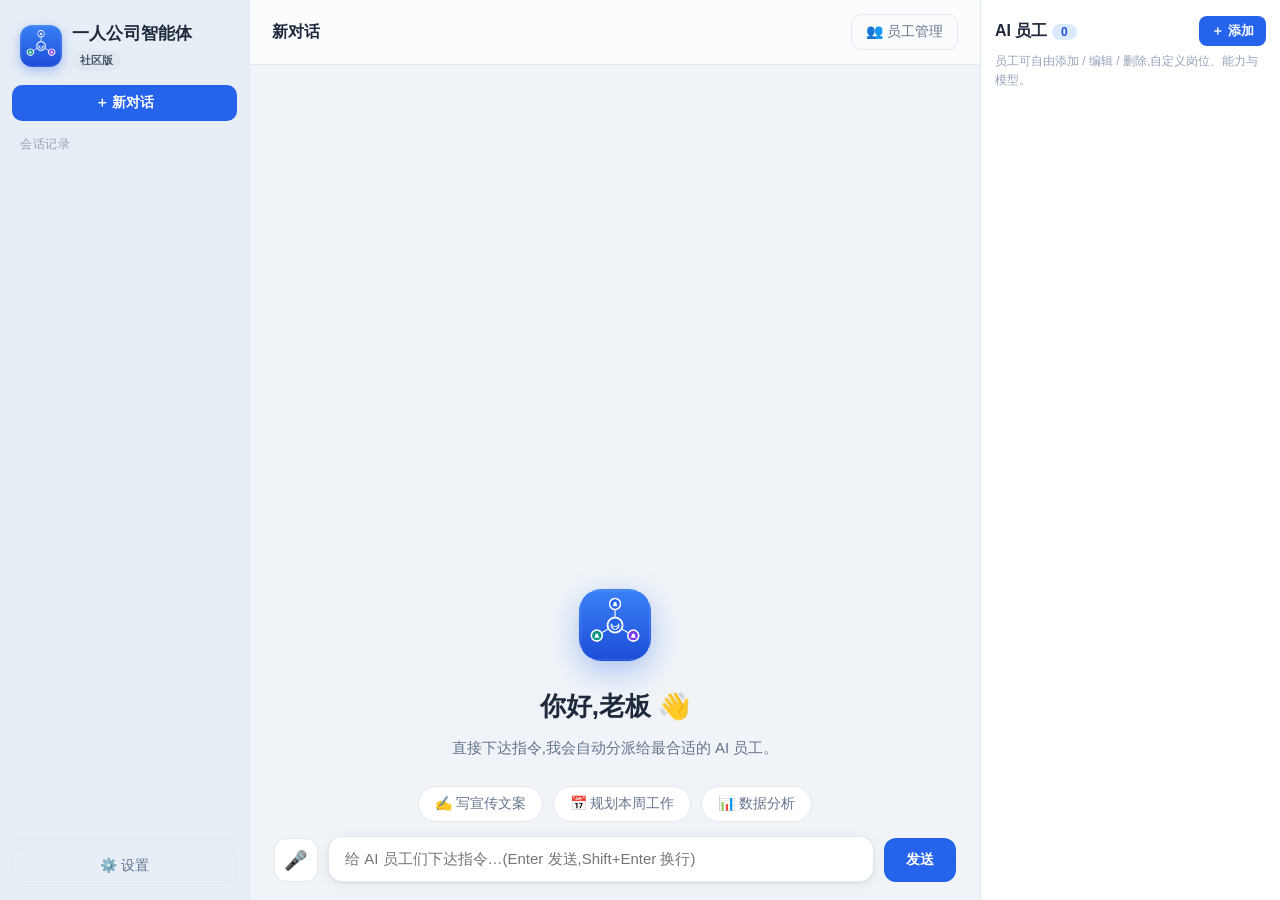
<file: frontend/index.html>
<!DOCTYPE html>
<html lang="zh-CN">
<head>
  <meta charset="UTF-8">
  <meta name="viewport" content="width=device-width, initial-scale=1.0">
  <title>一人公司智能体 · 多 AI 员工协同</title>
  <link rel="stylesheet" href="styles.css">
</head>
<body>
  <div id="app">

    <!-- 左侧边栏 -->
    <aside id="sidebar">
      <div class="brand">
        <img src="logo.png" class="brand-logo" alt="一人公司智能体">
        <div class="brand-text">
          <div class="brand-name" id="brandName">一人公司智能体</div>
          <div class="brand-edition badge-community" id="editionBadge">社区版</div>
        </div>
      </div>
      <button id="btnNewChat" class="btn-primary btn-block">＋ 新对话</button>
      <div class="sidebar-label">会话记录</div>
      <div id="convList" class="conv-list"></div>
      <div class="sidebar-footer">
        <button id="btnSettings" class="btn-ghost btn-block">⚙️ 设置</button>
      </div>
    </aside>

    <!-- 主聊天区 -->
    <main id="chat">
      <header class="chat-header">
        <div class="chat-title" id="chatTitle">新对话</div>
        <div class="chat-header-actions">
          <button id="btnToggleTeam" class="btn-ghost">👥 员工管理</button>
        </div>
      </header>

      <div class="chat-scroll" id="chatScroll">
        <div id="messages" class="messages"></div>
        <div class="welcome" id="welcome">
          <img src="logo.png" class="welcome-icon" alt="一人公司智能体">
          <div class="welcome-title">你好,老板 👋</div>
          <div class="welcome-sub">直接下达指令,我会自动分派给最合适的 AI 员工。</div>
          <div class="welcome-chips" id="welcomeChips">
            <button class="chip" data-t="帮我写一段新产品发布会的宣传文案">✍️ 写宣传文案</button>
            <button class="chip" data-t="帮我规划一下本周的工作安排">📅 规划本周工作</button>
            <button class="chip" data-t="分析一下我这份数据该怎么解读">📊 数据分析</button>
          </div>
        </div>
      </div>

      <footer class="input-bar">
        <button id="btnMic" class="mic-btn" title="语音输入">🎤</button>
        <textarea id="inputText" rows="1" placeholder="给 AI 员工们下达指令…(Enter 发送,Shift+Enter 换行)"></textarea>
        <button id="btnSend" class="btn-primary send-btn">发送</button>
      </footer>
    </main>

    <!-- 右侧员工面板 -->
    <aside id="team">
      <div class="team-header">
        <div class="team-title">AI 员工 <span id="teamCount" class="count-badge">0</span></div>
        <div class="team-actions">
          <button id="btnAddEmployee" class="btn-primary btn-sm">＋ 添加</button>
        </div>
      </div>
      <div class="team-tip">员工可自由添加 / 编辑 / 删除,自定义岗位、能力与模型。</div>
      <div id="employeeList" class="employee-list"></div>
    </aside>
  </div>

  <!-- 员工编辑弹窗 -->
  <div id="modalEmployee" class="modal hidden">
    <div class="modal-box modal-wide">
      <div class="modal-header">
        <div class="modal-title" id="empModalTitle">添加 AI 员工</div>
        <button class="modal-close" data-close="modalEmployee">✕</button>
      </div>
      <div class="modal-body">
        <div class="form-grid">
          <label class="field">
            <span class="field-label">姓名 <i>*</i></span>
            <input id="f_name" type="text" placeholder="如:小码">
          </label>
          <label class="field">
            <span class="field-label">岗位 / 角色 <i>*</i></span>
            <input id="f_role" type="text" placeholder="如:前端工程师">
          </label>
          <label class="field">
            <span class="field-label">头像表情</span>
            <input id="f_emoji" type="text" maxlength="4" placeholder="如:💻">
          </label>
          <label class="field">
            <span class="field-label">头像颜色</span>
            <div class="color-swatches" id="f_color"></div>
          </label>
          <label class="field field-full">
            <span class="field-label">擅长领域(逗号分隔)</span>
            <input id="f_capabilities" type="text" placeholder="如:代码, 网页, 调试">
          </label>
          <label class="field field-full">
            <span class="field-label">系统提示词(员工人设与工作准则)</span>
            <textarea id="f_system_prompt" rows="4" placeholder="你是公司的资深前端工程师,擅长 React 与界面设计……"></textarea>
          </label>
          <label class="field">
            <span class="field-label">API 地址 <i>*</i></span>
            <input id="f_base_url" type="text" placeholder="https://api.deepseek.com">
          </label>
          <label class="field">
            <span class="field-label">模型名称 <i>*</i></span>
            <input id="f_model" type="text" placeholder="deepseek-v4-flash">
          </label>
          <label class="field">
            <span class="field-label">API Key</span>
            <input id="f_api_key" type="password" placeholder="sk-…">
          </label>
          <label class="field">
            <span class="field-label">温度 <span id="f_temp_val">0.7</span></span>
            <input id="f_temperature" type="range" min="0" max="2" step="0.1" value="0.7">
          </label>
          <label class="field field-full checkbox-field">
            <input id="f_enabled" type="checkbox" checked>
            <span>启用该员工(停用后不会被调度)</span>
          </label>
        </div>
      </div>
      <div class="modal-footer">
        <button class="btn-ghost" data-close="modalEmployee">取消</button>
        <button id="btnSaveEmployee" class="btn-primary">保存</button>
      </div>
    </div>
  </div>

  <!-- 设置弹窗 -->
  <div id="modalSettings" class="modal hidden">
    <div class="modal-box modal-wide">
      <div class="modal-header">
        <div class="modal-title">设置</div>
        <button class="modal-close" data-close="modalSettings">✕</button>
      </div>
      <div class="modal-body">
        <div class="settings-section">
          <div class="settings-title">🧠 调度中枢(负责把任务分派给合适员工)</div>
          <div class="form-grid">
            <label class="field">
              <span class="field-label">API 地址</span>
              <input id="s_base_url" type="text">
            </label>
            <label class="field">
              <span class="field-label">API Key</span>
              <input id="s_api_key" type="password">
            </label>
            <label class="field">
              <span class="field-label">模型</span>
              <input id="s_model" type="text">
            </label>
            <label class="field">
              <span class="field-label">温度 <span id="s_temp_val">0.3</span></span>
              <input id="s_temperature" type="range" min="0" max="2" step="0.1" value="0.3">
            </label>
          </div>
        </div>
        <div class="settings-section">
          <div class="settings-title">🔊 语音</div>
          <label class="field checkbox-field">
            <input id="s_tts" type="checkbox" checked>
            <span>员工回复完成后语音播报(TTS)</span>
          </label>
          <div class="settings-row">
            <span class="field-label" id="sttLabel">语音识别</span>
            <button id="btnTestVoice" class="btn-ghost btn-sm">试听</button>
          </div>
          <div id="sttSection" class="stt-section">
            <div class="stt-info" id="sttInfo">检测中…</div>
            <div class="stt-download hidden" id="sttDownload">
              <button id="btnDownloadModel" class="btn-primary btn-sm">下载离线语音模型(约 42MB)</button>
              <div class="progress hidden" id="sttProgress">
                <div class="progress-bar" id="sttProgressBar"></div>
                <span class="progress-text" id="sttProgressText">0%</span>
              </div>
            </div>
          </div>
        </div>
      </div>
      <div class="modal-footer">
        <button class="btn-ghost" data-close="modalSettings">取消</button>
        <button id="btnSaveSettings" class="btn-primary">保存设置</button>
      </div>
    </div>
  </div>

  <!-- 确认弹窗 -->
  <div id="modalConfirm" class="modal hidden">
    <div class="modal-box modal-sm">
      <div class="modal-header">
        <div class="modal-title" id="confirmTitle">确认</div>
      </div>
      <div class="modal-body" id="confirmText"></div>
      <div class="modal-footer">
        <button class="btn-ghost" data-close="modalConfirm">取消</button>
        <button id="btnConfirmOk" class="btn-danger">确定</button>
      </div>
    </div>
  </div>

  <div id="toast" class="toast hidden"></div>
  <script src="app.js"></script>
</body>
</html>
</file>
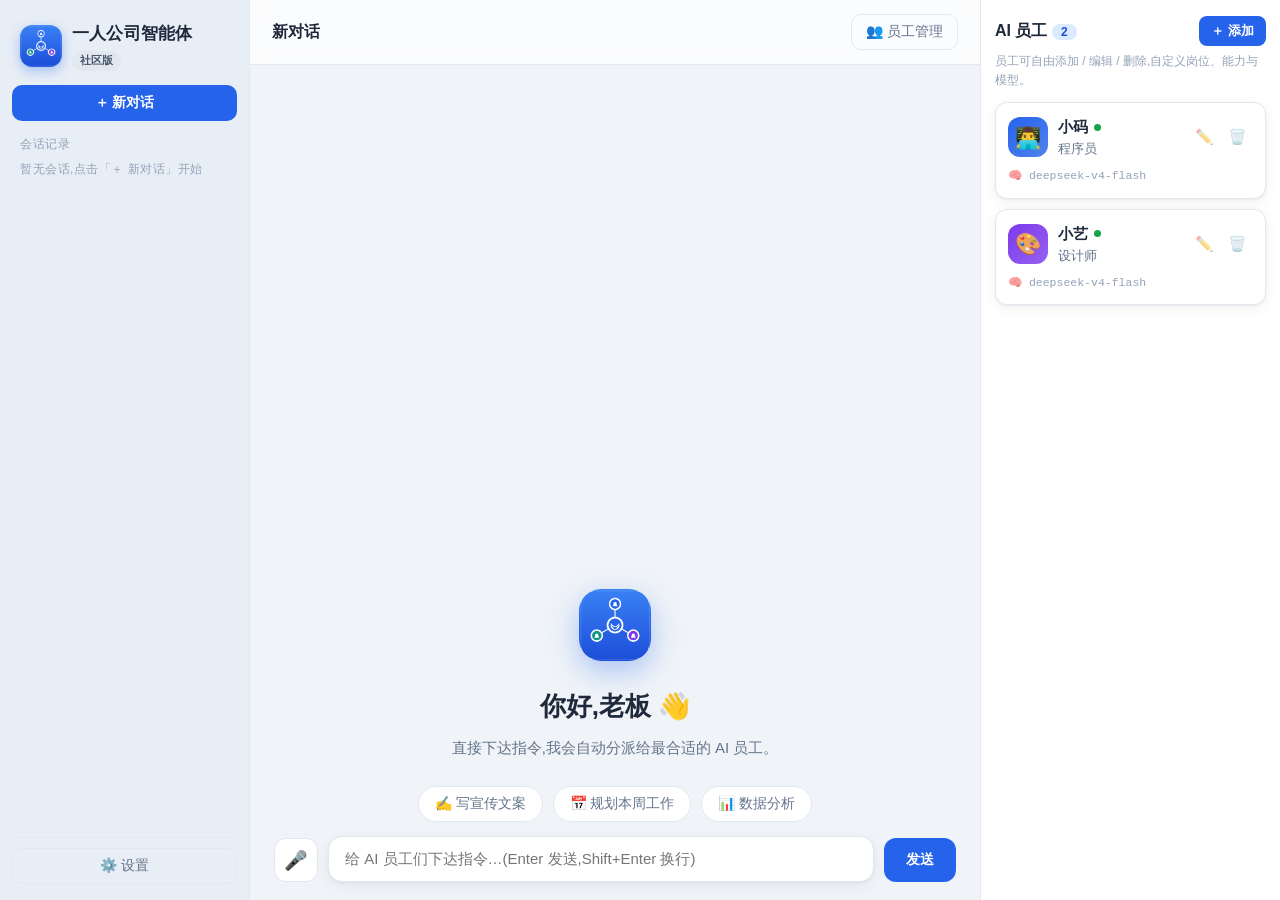
<file: frontend/smoke_test.html>
<!DOCTYPE html>
<html lang="zh-CN">
<head>
  <meta charset="UTF-8">
  <meta name="viewport" content="width=device-width, initial-scale=1.0">
  <title>一人公司智能体 · 多 AI 员工协同</title>
  <link rel="stylesheet" href="styles.css">
</head>
<body>
  <div id="app">

    <!-- 左侧边栏 -->
    <aside id="sidebar">
      <div class="brand">
        <img src="logo.png" class="brand-logo" alt="一人公司智能体">
        <div class="brand-text">
          <div class="brand-name" id="brandName">一人公司智能体</div>
          <div class="brand-edition badge-community" id="editionBadge">社区版</div>
        </div>
      </div>
      <button id="btnNewChat" class="btn-primary btn-block">＋ 新对话</button>
      <div class="sidebar-label">会话记录</div>
      <div id="convList" class="conv-list"></div>
      <div class="sidebar-footer">
        <button id="btnSettings" class="btn-ghost btn-block">⚙️ 设置</button>
      </div>
    </aside>

    <!-- 主聊天区 -->
    <main id="chat">
      <header class="chat-header">
        <div class="chat-title" id="chatTitle">新对话</div>
        <div class="chat-header-actions">
          <button id="btnToggleTeam" class="btn-ghost">👥 员工管理</button>
        </div>
      </header>

      <div class="chat-scroll" id="chatScroll">
        <div id="messages" class="messages"></div>
        <div class="welcome" id="welcome">
          <img src="logo.png" class="welcome-icon" alt="一人公司智能体">
          <div class="welcome-title">你好,老板 👋</div>
          <div class="welcome-sub">直接下达指令,我会自动分派给最合适的 AI 员工。</div>
          <div class="welcome-chips" id="welcomeChips">
            <button class="chip" data-t="帮我写一段新产品发布会的宣传文案">✍️ 写宣传文案</button>
            <button class="chip" data-t="帮我规划一下本周的工作安排">📅 规划本周工作</button>
            <button class="chip" data-t="分析一下我这份数据该怎么解读">📊 数据分析</button>
          </div>
        </div>
      </div>

      <footer class="input-bar">
        <button id="btnMic" class="mic-btn" title="语音输入">🎤</button>
        <textarea id="inputText" rows="1" placeholder="给 AI 员工们下达指令…(Enter 发送,Shift+Enter 换行)"></textarea>
        <button id="btnSend" class="btn-primary send-btn">发送</button>
      </footer>
    </main>

    <!-- 右侧员工面板 -->
    <aside id="team">
      <div class="team-header">
        <div class="team-title">AI 员工 <span id="teamCount" class="count-badge">0</span></div>
        <div class="team-actions">
          <button id="btnAddEmployee" class="btn-primary btn-sm">＋ 添加</button>
        </div>
      </div>
      <div class="team-tip">员工可自由添加 / 编辑 / 删除,自定义岗位、能力与模型。</div>
      <div id="employeeList" class="employee-list"></div>
    </aside>
  </div>

  <!-- 员工编辑弹窗 -->
  <div id="modalEmployee" class="modal hidden">
    <div class="modal-box modal-wide">
      <div class="modal-header">
        <div class="modal-title" id="empModalTitle">添加 AI 员工</div>
        <button class="modal-close" data-close="modalEmployee">✕</button>
      </div>
      <div class="modal-body">
        <div class="form-grid">
          <label class="field">
            <span class="field-label">姓名 <i>*</i></span>
            <input id="f_name" type="text" placeholder="如:小码">
          </label>
          <label class="field">
            <span class="field-label">岗位 / 角色 <i>*</i></span>
            <input id="f_role" type="text" placeholder="如:前端工程师">
          </label>
          <label class="field">
            <span class="field-label">头像表情</span>
            <input id="f_emoji" type="text" maxlength="4" placeholder="如:💻">
          </label>
          <label class="field">
            <span class="field-label">头像颜色</span>
            <div class="color-swatches" id="f_color"></div>
          </label>
          <label class="field field-full">
            <span class="field-label">擅长领域(逗号分隔)</span>
            <input id="f_capabilities" type="text" placeholder="如:代码, 网页, 调试">
          </label>
          <label class="field field-full">
            <span class="field-label">系统提示词(员工人设与工作准则)</span>
            <textarea id="f_system_prompt" rows="4" placeholder="你是公司的资深前端工程师,擅长 React 与界面设计……"></textarea>
          </label>
          <label class="field">
            <span class="field-label">API 地址 <i>*</i></span>
            <input id="f_base_url" type="text" placeholder="https://api.deepseek.com">
          </label>
          <label class="field">
            <span class="field-label">模型名称 <i>*</i></span>
            <input id="f_model" type="text" placeholder="deepseek-v4-flash">
          </label>
          <label class="field">
            <span class="field-label">API Key</span>
            <input id="f_api_key" type="password" placeholder="sk-…">
          </label>
          <label class="field">
            <span class="field-label">温度 <span id="f_temp_val">0.7</span></span>
            <input id="f_temperature" type="range" min="0" max="2" step="0.1" value="0.7">
          </label>
          <label class="field field-full checkbox-field">
            <input id="f_enabled" type="checkbox" checked>
            <span>启用该员工(停用后不会被调度)</span>
          </label>
        </div>
      </div>
      <div class="modal-footer">
        <button class="btn-ghost" data-close="modalEmployee">取消</button>
        <button id="btnSaveEmployee" class="btn-primary">保存</button>
      </div>
    </div>
  </div>

  <!-- 设置弹窗 -->
  <div id="modalSettings" class="modal hidden">
    <div class="modal-box modal-wide">
      <div class="modal-header">
        <div class="modal-title">设置</div>
        <button class="modal-close" data-close="modalSettings">✕</button>
      </div>
      <div class="modal-body">
        <div class="settings-section">
          <div class="settings-title">🧠 调度中枢(负责把任务分派给合适员工)</div>
          <div class="form-grid">
            <label class="field">
              <span class="field-label">API 地址</span>
              <input id="s_base_url" type="text">
            </label>
            <label class="field">
              <span class="field-label">API Key</span>
              <input id="s_api_key" type="password">
            </label>
            <label class="field">
              <span class="field-label">模型</span>
              <input id="s_model" type="text">
            </label>
            <label class="field">
              <span class="field-label">温度 <span id="s_temp_val">0.3</span></span>
              <input id="s_temperature" type="range" min="0" max="2" step="0.1" value="0.3">
            </label>
          </div>
        </div>
        <div class="settings-section">
          <div class="settings-title">🔊 语音</div>
          <label class="field checkbox-field">
            <input id="s_tts" type="checkbox" checked>
            <span>员工回复完成后语音播报(TTS)</span>
          </label>
          <div class="settings-row">
            <span class="field-label" id="sttLabel">语音识别</span>
            <button id="btnTestVoice" class="btn-ghost btn-sm">试听</button>
          </div>
          <div id="sttSection" class="stt-section">
            <div class="stt-info" id="sttInfo">检测中…</div>
            <div class="stt-download hidden" id="sttDownload">
              <button id="btnDownloadModel" class="btn-primary btn-sm">下载离线语音模型(约 42MB)</button>
              <div class="progress hidden" id="sttProgress">
                <div class="progress-bar" id="sttProgressBar"></div>
                <span class="progress-text" id="sttProgressText">0%</span>
              </div>
            </div>
          </div>
        </div>
      </div>
      <div class="modal-footer">
        <button class="btn-ghost" data-close="modalSettings">取消</button>
        <button id="btnSaveSettings" class="btn-primary">保存设置</button>
      </div>
    </div>
  </div>

  <!-- 确认弹窗 -->
  <div id="modalConfirm" class="modal hidden">
    <div class="modal-box modal-sm">
      <div class="modal-header">
        <div class="modal-title" id="confirmTitle">确认</div>
      </div>
      <div class="modal-body" id="confirmText"></div>
      <div class="modal-footer">
        <button class="btn-ghost" data-close="modalConfirm">取消</button>
        <button id="btnConfirmOk" class="btn-danger">确定</button>
      </div>
    </div>
  </div>

  <div id="toast" class="toast hidden"></div>
  <script>

    // __TAURI__ stub:模拟后端 IPC,仅用于 UI 冒烟测试
    const MOCK_EMP = {
      id: 1, name: "小码", role: "程序员", emoji: "👨‍💻", color: "#2563eb",
      enabled: true, baseUrl: "https://api.deepseek.com", apiKey: "sk-test",
      model: "deepseek-v4-flash", temperature: 0.3, prompt: "你是一名资深程序员",
      createdAt: "2026-08-15 10:00:00"
    };
    const MOCK_EMP2 = {...MOCK_EMP, id: 2, name: "小艺", role: "设计师", emoji: "🎨", color: "#7c3aed", prompt: "你是一名设计师"};
    window.__TAURI__ = {
      core: {
        invoke: async (name, args) => {
          console.log("[stub] invoke", name, JSON.stringify(args || {}));
          switch (name) {
            case "get_edition": return { edition: "community", version: "0.1.0" };
            case "get_settings": return { orcBaseUrl: "https://api.deepseek.com", orcApiKey: "", orcModel: "deepseek-v4-flash", orcTemperature: 0.3 };
            case "list_employees": return [MOCK_EMP, MOCK_EMP2];
            case "list_conversations": return [];
            case "get_messages": return [];
            case "get_dispatch_logs": return [];
            case "stt_status": return { available: false, modelReady: false, reason: "smoke" };
            default: throw new Error("stub 未实现: " + name);
          }
        }
      },
      event: { listen: async () => () => {} }
    };
  </script>
  <script src="app.js"></script>
</body>
</html>
</file>
<file: frontend/styles.css>
/* ===== 一人公司智能体 · 明亮简洁主题 ===== */
:root {
  --bg: #f0f4f8;
  --card: #ffffff;
  --sidebar-bg: #e8eef6;
  --accent: #2563eb;
  --accent-soft: #dbeafe;
  --accent-deep: #1d4ed8;
  --text: #1e293b;
  --text-2: #64748b;
  --text-3: #94a3b8;
  --border: #e2e8f0;
  --danger: #dc2626;
  --danger-soft: #fee2e2;
  --success: #16a34a;
  --radius: 12px;
  --radius-lg: 16px;
  --shadow: 0 1px 3px rgba(15, 23, 42, .06), 0 4px 16px rgba(15, 23, 42, .05);
  --shadow-lg: 0 8px 40px rgba(15, 23, 42, .14);
  --font: -apple-system, BlinkMacSystemFont, "PingFang SC", "Segoe UI",
    "Microsoft YaHei", "Noto Sans CJK SC", sans-serif;
  --mono: "SF Mono", "JetBrains Mono", Consolas, "Courier New", monospace;
}

* { box-sizing: border-box; margin: 0; padding: 0; }

html, body { height: 100%; }

body {
  font-family: var(--font);
  background: var(--bg);
  color: var(--text);
  font-size: 15px;
  line-height: 1.6;
  overflow: hidden;
  -webkit-font-smoothing: antialiased;
}

#app {
  display: flex;
  height: 100vh;
  width: 100vw;
}

/* ===== 侧边栏 ===== */
#sidebar {
  width: 250px;
  min-width: 250px;
  background: var(--sidebar-bg);
  border-right: 1px solid var(--border);
  display: flex;
  flex-direction: column;
  padding: 16px 12px;
}

.brand {
  display: flex;
  align-items: center;
  gap: 10px;
  padding: 4px 8px 14px;
}

.brand-logo {
  width: 42px;
  height: 42px;
  border-radius: 12px;
  object-fit: cover;
  box-shadow: 0 4px 12px rgba(37, 99, 235, .35);
}

.brand-name { font-size: 17px; font-weight: 700; letter-spacing: .2px; }

.brand-edition {
  display: inline-block;
  font-size: 11px;
  font-weight: 600;
  padding: 1px 8px;
  border-radius: 99px;
  margin-top: 2px;
  width: fit-content;
}

.badge-community { background: #e2e8f0; color: #475569; }

.sidebar-label {
  font-size: 12px;
  color: var(--text-3);
  margin: 14px 8px 6px;
  letter-spacing: .5px;
}

.conv-list { flex: 1; overflow-y: auto; }

.conv-item {
  display: flex;
  align-items: center;
  justify-content: space-between;
  gap: 8px;
  padding: 9px 10px;
  border-radius: 10px;
  cursor: pointer;
  margin-bottom: 2px;
  transition: background .15s;
}

.conv-item:hover { background: rgba(37, 99, 235, .08); }

.conv-item.active { background: var(--accent); color: #fff; }

.conv-item .conv-title {
  flex: 1;
  font-size: 14px;
  white-space: nowrap;
  overflow: hidden;
  text-overflow: ellipsis;
}

.conv-item .conv-del {
  opacity: 0;
  border: none;
  background: none;
  color: inherit;
  font-size: 13px;
  cursor: pointer;
  padding: 2px 4px;
  border-radius: 6px;
}

.conv-item:hover .conv-del { opacity: .7; }
.conv-item .conv-del:hover { opacity: 1; background: rgba(0, 0, 0, .12); }

.sidebar-footer { padding-top: 10px; border-top: 1px solid var(--border); }

/* ===== 按钮 ===== */
.btn-primary {
  background: var(--accent);
  color: #fff;
  border: none;
  border-radius: 10px;
  padding: 9px 16px;
  font-size: 14px;
  font-weight: 600;
  cursor: pointer;
  transition: background .15s, transform .05s, box-shadow .15s;
  font-family: var(--font);
}

.btn-primary:hover { background: var(--accent-deep); box-shadow: 0 4px 12px rgba(37, 99, 235, .3); }
.btn-primary:active { transform: scale(.98); }
.btn-primary:disabled { background: var(--text-3); cursor: not-allowed; box-shadow: none; }

.btn-block { width: 100%; }

.btn-sm { padding: 6px 12px; font-size: 13px; border-radius: 8px; }

.btn-ghost {
  background: transparent;
  color: var(--text-2);
  border: 1px solid var(--border);
  border-radius: 10px;
  padding: 8px 14px;
  font-size: 14px;
  cursor: pointer;
  transition: all .15s;
  font-family: var(--font);
}

.btn-ghost:hover { background: #fff; color: var(--accent); border-color: var(--accent); }

.btn-danger {
  background: var(--danger);
  color: #fff;
  border: none;
  border-radius: 10px;
  padding: 9px 18px;
  font-size: 14px;
  font-weight: 600;
  cursor: pointer;
}

.btn-danger:hover { background: #b91c1c; }

/* ===== 主聊天区 ===== */
#chat {
  flex: 1;
  display: flex;
  flex-direction: column;
  min-width: 0;
  background: var(--bg);
}

.chat-header {
  display: flex;
  align-items: center;
  justify-content: space-between;
  padding: 14px 22px;
  background: rgba(255, 255, 255, .75);
  backdrop-filter: blur(8px);
  border-bottom: 1px solid var(--border);
}

.chat-title { font-size: 16px; font-weight: 700; white-space: nowrap; overflow: hidden; text-overflow: ellipsis; }

/* 聊天滚动容器:包裹消息流与欢迎页 */
.chat-scroll {
  flex: 1;
  overflow-y: auto;
  display: flex;
  flex-direction: column;
  scroll-behavior: smooth;
}

.messages {
  flex: 1;
  padding: 24px 0 12px;
}

/* 欢迎页 */
.welcome {
  max-width: 560px;
  margin: 9vh auto 0;
  text-align: center;
  padding: 0 24px;
}

.welcome-icon {
  width: 72px;
  height: 72px;
  margin: 0 auto 18px;
  border-radius: 22px;
  object-fit: cover;
  box-shadow: 0 10px 30px rgba(37, 99, 235, .35);
  animation: float 3.5s ease-in-out infinite;
}

@keyframes float {
  0%, 100% { transform: translateY(0); }
  50% { transform: translateY(-8px); }
}

.welcome-title { font-size: 26px; font-weight: 700; margin-bottom: 8px; }
.welcome-sub { color: var(--text-2); font-size: 15px; margin-bottom: 26px; }

.welcome-chips { display: flex; gap: 10px; justify-content: center; flex-wrap: wrap; }

.chip {
  background: #fff;
  border: 1px solid var(--border);
  border-radius: 99px;
  padding: 8px 16px;
  font-size: 14px;
  color: var(--text-2);
  cursor: pointer;
  transition: all .15s;
  font-family: var(--font);
}

.chip:hover { border-color: var(--accent); color: var(--accent); background: var(--accent-soft); }

/* 消息 */
.msg-row { display: flex; margin-bottom: 18px; padding: 0 24px; }

.msg-row.boss { justify-content: flex-end; }

.msg-row.employee { justify-content: flex-start; }

.msg-avatar {
  width: 36px;
  height: 36px;
  border-radius: 10px;
  display: flex;
  align-items: center;
  justify-content: center;
  font-size: 19px;
  flex-shrink: 0;
  margin-right: 10px;
  box-shadow: var(--shadow);
}

.msg-body { max-width: 68%; min-width: 0; }

.msg-meta {
  display: flex;
  align-items: center;
  gap: 8px;
  margin-bottom: 5px;
  font-size: 12.5px;
  color: var(--text-3);
}

.msg-meta .msg-name { font-weight: 600; color: var(--text-2); }

.bubble {
  background: var(--card);
  border-radius: 14px;
  padding: 11px 15px;
  box-shadow: var(--shadow);
  font-size: 15px;
  word-break: break-word;
  overflow-wrap: anywhere;
}

.bubble.boss-bubble {
  background: var(--accent);
  color: #fff;
  border-bottom-right-radius: 4px;
}

.bubble.emp-bubble { border-bottom-left-radius: 4px; }

.bubble p { margin: 0 0 8px; }
.bubble p:last-child { margin-bottom: 0; }

.md-h1 { font-size: 19px; font-weight: 700; margin: 10px 0 6px; }
.md-h2 { font-size: 17px; font-weight: 700; margin: 9px 0 5px; }
.md-h3 { font-size: 15.5px; font-weight: 700; margin: 8px 0 4px; }
.md-li { padding-left: 2px; margin: 3px 0; }

.codeblock {
  background: #0f172a;
  color: #e2e8f0;
  border-radius: 10px;
  padding: 12px 14px;
  margin: 8px 0;
  overflow-x: auto;
  font-family: var(--mono);
  font-size: 13px;
  line-height: 1.55;
}

.inline-code {
  background: var(--accent-soft);
  color: var(--accent-deep);
  border-radius: 5px;
  padding: 1px 6px;
  font-family: var(--mono);
  font-size: 13px;
}

.boss-bubble .inline-code { background: rgba(255, 255, 255, .18); color: #fff; }

/* 派单卡片 */
.dispatch-card {
  display: flex;
  align-items: center;
  justify-content: center;
  flex-wrap: wrap;
  gap: 8px;
  max-width: 72%;
  margin: 2px auto 18px;
  background: #fff;
  border: 1px solid var(--border);
  border-left: 4px solid var(--accent);
  border-radius: 12px;
  padding: 10px 16px;
  box-shadow: var(--shadow);
  font-size: 13.5px;
  color: var(--text-2);
}

.dispatch-card .d-icon { font-size: 15px; }

.dispatch-avatars { display: flex; }

.d-avatar {
  width: 26px;
  height: 26px;
  border-radius: 8px;
  display: flex;
  align-items: center;
  justify-content: center;
  font-size: 14px;
  border: 2px solid #fff;
  margin-left: -6px;
}

.d-avatar:first-child { margin-left: 0; }

.d-reason { color: var(--text); }

.thinking-card {
  display: flex;
  align-items: center;
  gap: 10px;
  max-width: 72%;
  margin: 2px auto 18px;
  background: #fff;
  border: 1px solid var(--border);
  border-radius: 12px;
  padding: 10px 18px;
  box-shadow: var(--shadow);
  font-size: 13.5px;
  color: var(--text-2);
}

.thinking-dots span {
  display: inline-block;
  width: 6px;
  height: 6px;
  border-radius: 50%;
  background: var(--accent);
  margin-left: 3px;
  animation: blink 1.2s infinite;
}

.thinking-dots span:nth-child(2) { animation-delay: .2s; }
.thinking-dots span:nth-child(3) { animation-delay: .4s; }

@keyframes blink {
  0%, 80%, 100% { opacity: .25; transform: translateY(0); }
  40% { opacity: 1; transform: translateY(-3px); }
}

/* 系统提示 / 错误 */
.sys-note {
  max-width: 72%;
  margin: 2px auto 18px;
  background: #fffbeb;
  border: 1px solid #fde68a;
  border-radius: 12px;
  padding: 9px 16px;
  font-size: 13.5px;
  color: #92400e;
  text-align: center;
}

.sys-note.error {
  background: var(--danger-soft);
  border-color: #fca5a5;
  color: #991b1b;
}

/* 输入栏 */
.input-bar {
  display: flex;
  align-items: flex-end;
  gap: 10px;
  padding: 14px 24px 18px;
  background: linear-gradient(transparent, var(--bg) 30%);
}

.input-bar textarea {
  flex: 1;
  resize: none;
  border: 1px solid var(--border);
  border-radius: 14px;
  padding: 11px 16px;
  font-size: 15px;
  font-family: var(--font);
  background: #fff;
  color: var(--text);
  outline: none;
  max-height: 140px;
  line-height: 1.5;
  box-shadow: var(--shadow);
  transition: border .15s, box-shadow .15s;
}

.input-bar textarea:focus {
  border-color: var(--accent);
  box-shadow: 0 0 0 3px rgba(37, 99, 235, .15);
}

.mic-btn {
  width: 44px;
  height: 44px;
  border-radius: 12px;
  border: 1px solid var(--border);
  background: #fff;
  font-size: 19px;
  cursor: pointer;
  transition: all .15s;
  flex-shrink: 0;
}

.mic-btn:hover { border-color: var(--accent); }

.mic-btn.recording {
  background: var(--danger);
  border-color: var(--danger);
  animation: pulse 1.2s infinite;
}

.mic-btn.busy { opacity: .5; cursor: wait; }

.mic-btn.disabled { opacity: .4; cursor: not-allowed; }

@keyframes pulse {
  0%, 100% { box-shadow: 0 0 0 0 rgba(220, 38, 38, .45); }
  50% { box-shadow: 0 0 0 10px rgba(220, 38, 38, 0); }
}

.send-btn { height: 44px; padding: 0 22px; border-radius: 12px; flex-shrink: 0; }

/* ===== 右侧员工面板 ===== */
#team {
  width: 300px;
  min-width: 300px;
  background: #fff;
  border-left: 1px solid var(--border);
  display: flex;
  flex-direction: column;
  padding: 16px 14px;
  overflow-y: auto;
}

#team.collapsed { display: none; }

.team-header {
  display: flex;
  align-items: center;
  justify-content: space-between;
  margin-bottom: 6px;
}

.team-title { font-size: 16px; font-weight: 700; }

.count-badge {
  background: var(--accent-soft);
  color: var(--accent-deep);
  border-radius: 99px;
  padding: 1px 9px;
  font-size: 12px;
  font-weight: 700;
}

.team-actions { display: flex; gap: 6px; align-items: center; }

.team-tip { font-size: 12px; color: var(--text-3); margin-bottom: 12px; }

.employee-list { display: flex; flex-direction: column; gap: 10px; }

.emp-card {
  background: var(--card);
  border: 1px solid var(--border);
  border-radius: var(--radius);
  padding: 12px;
  box-shadow: var(--shadow);
  transition: border .15s, box-shadow .15s;
}

.emp-card:hover { border-color: #bfdbfe; box-shadow: 0 4px 20px rgba(37, 99, 235, .1); }

.emp-card.disabled { opacity: .55; }

.emp-head { display: flex; align-items: center; gap: 10px; }

.emp-avatar {
  width: 40px;
  height: 40px;
  border-radius: 12px;
  display: flex;
  align-items: center;
  justify-content: center;
  font-size: 21px;
  flex-shrink: 0;
  color: #fff;
}

.emp-info { flex: 1; min-width: 0; }

.emp-name { font-size: 15px; font-weight: 700; display: flex; align-items: center; gap: 6px; }

.emp-dot { width: 7px; height: 7px; border-radius: 50%; background: var(--success); }
.emp-card.disabled .emp-dot { background: var(--text-3); }

.emp-role { font-size: 12.5px; color: var(--text-2); white-space: nowrap; overflow: hidden; text-overflow: ellipsis; }

.emp-actions { display: flex; gap: 2px; }

.emp-btn {
  border: none;
  background: none;
  font-size: 15px;
  cursor: pointer;
  padding: 4px 6px;
  border-radius: 7px;
  opacity: .45;
  transition: all .15s;
}

.emp-btn:hover { opacity: 1; background: var(--bg); }

.emp-caps { display: flex; flex-wrap: wrap; gap: 5px; margin-top: 10px; }

.cap-chip {
  background: var(--bg);
  color: var(--text-2);
  font-size: 11.5px;
  border-radius: 6px;
  padding: 2px 8px;
}

.emp-model {
  margin-top: 8px;
  font-size: 11.5px;
  color: var(--text-3);
  font-family: var(--mono);
  white-space: nowrap;
  overflow: hidden;
  text-overflow: ellipsis;
}

.emp-empty {
  text-align: center;
  color: var(--text-3);
  padding: 40px 10px;
  font-size: 14px;
}

.emp-empty .big { font-size: 40px; display: block; margin-bottom: 10px; }

/* ===== 弹窗 ===== */
.modal {
  position: fixed;
  inset: 0;
  background: rgba(15, 23, 42, .45);
  backdrop-filter: blur(3px);
  display: flex;
  align-items: center;
  justify-content: center;
  z-index: 100;
  animation: fadeIn .15s ease;
}

@keyframes fadeIn { from { opacity: 0; } to { opacity: 1; } }

.modal.hidden, .hidden { display: none !important; }

.modal-box {
  background: #fff;
  border-radius: var(--radius-lg);
  box-shadow: var(--shadow-lg);
  width: 520px;
  max-width: 92vw;
  max-height: 88vh;
  display: flex;
  flex-direction: column;
  animation: popIn .18s ease;
}

@keyframes popIn {
  from { transform: scale(.96) translateY(8px); opacity: 0; }
  to { transform: scale(1) translateY(0); opacity: 1; }
}

.modal-sm { width: 380px; }
.modal-header {
  display: flex;
  align-items: center;
  justify-content: space-between;
  padding: 16px 20px 12px;
  border-bottom: 1px solid var(--border);
}

.modal-title { font-size: 17px; font-weight: 700; }

.modal-close {
  border: none;
  background: none;
  font-size: 16px;
  color: var(--text-3);
  cursor: pointer;
  padding: 4px 8px;
  border-radius: 8px;
}

.modal-close:hover { background: var(--bg); color: var(--text); }

.modal-body { padding: 16px 20px; overflow-y: auto; }

.modal-footer {
  display: flex;
  justify-content: flex-end;
  gap: 10px;
  padding: 12px 20px 18px;
}

.form-grid {
  display: grid;
  grid-template-columns: 1fr 1fr;
  gap: 12px 14px;
}

.field { display: flex; flex-direction: column; gap: 5px; min-width: 0; }

.field-full { grid-column: 1 / -1; }

.field-label { font-size: 13px; color: var(--text-2); font-weight: 600; }

.field-label i { color: var(--danger); font-style: normal; }

.field input[type="text"],
.field input[type="password"],
.field textarea {
  border: 1px solid var(--border);
  border-radius: 9px;
  padding: 8px 12px;
  font-size: 14px;
  font-family: var(--font);
  outline: none;
  background: #f8fafc;
  transition: border .15s, box-shadow .15s;
  width: 100%;
}

.field input:focus, .field textarea:focus {
  border-color: var(--accent);
  background: #fff;
  box-shadow: 0 0 0 3px rgba(37, 99, 235, .13);
}

.field textarea { resize: vertical; min-height: 70px; }

.checkbox-field {
  flex-direction: row;
  align-items: center;
  gap: 8px;
  font-size: 14px;
  color: var(--text-2);
  cursor: pointer;
}

.checkbox-field input { width: 16px; height: 16px; accent-color: var(--accent); cursor: pointer; }

.color-swatches { display: flex; gap: 7px; flex-wrap: wrap; padding-top: 4px; }

.swatch {
  width: 26px;
  height: 26px;
  border-radius: 8px;
  cursor: pointer;
  border: 2px solid transparent;
  transition: transform .1s;
}

.swatch:hover { transform: scale(1.12); }
.swatch.selected { border-color: #0f172a; box-shadow: 0 0 0 2px #fff inset; }

input[type="range"] { accent-color: var(--accent); width: 100%; }

/* 设置 */
.settings-section { margin-bottom: 20px; }

.settings-title {
  font-size: 14px;
  font-weight: 700;
  color: var(--text);
  margin-bottom: 10px;
  padding-bottom: 6px;
  border-bottom: 1px dashed var(--border);
}

.settings-row {
  display: flex;
  align-items: center;
  gap: 10px;
  margin: 8px 0;
}

.stt-info { font-size: 13px; color: var(--text-2); margin-bottom: 8px; }

.stt-download { margin-top: 6px; }

.progress {
  display: flex;
  align-items: center;
  gap: 10px;
  margin-top: 10px;
}

.progress-bar {
  flex: 1;
  height: 8px;
  border-radius: 99px;
  background: var(--bg);
  overflow: hidden;
  position: relative;
}

.progress-bar::after {
  content: "";
  position: absolute;
  inset: 0;
  background: linear-gradient(90deg, #3b82f6, #2563eb);
  width: 0%;
  border-radius: 99px;
  transition: width .3s;
}

.progress-bar.active::after { width: var(--pct, 0%); }

.progress-text { font-size: 12px; color: var(--text-3); min-width: 42px; }

/* Toast */
.toast {
  position: fixed;
  bottom: 28px;
  left: 50%;
  transform: translateX(-50%);
  background: #0f172a;
  color: #fff;
  padding: 10px 20px;
  border-radius: 99px;
  font-size: 14px;
  box-shadow: var(--shadow-lg);
  z-index: 200;
  max-width: 80vw;
  animation: toastIn .25s ease;
}

@keyframes toastIn {
  from { transform: translateX(-50%) translateY(14px); opacity: 0; }
  to { transform: translateX(-50%) translateY(0); opacity: 1; }
}

/* 滚动条 */
::-webkit-scrollbar { width: 8px; height: 8px; }
::-webkit-scrollbar-thumb { background: #cbd5e1; border-radius: 99px; }
::-webkit-scrollbar-thumb:hover { background: #94a3b8; }
::-webkit-scrollbar-track { background: transparent; }

/* 响应式 */
@media (max-width: 1100px) {
  #team { position: fixed; right: 0; top: 0; bottom: 0; z-index: 90; box-shadow: var(--shadow-lg); }
}
</file>
